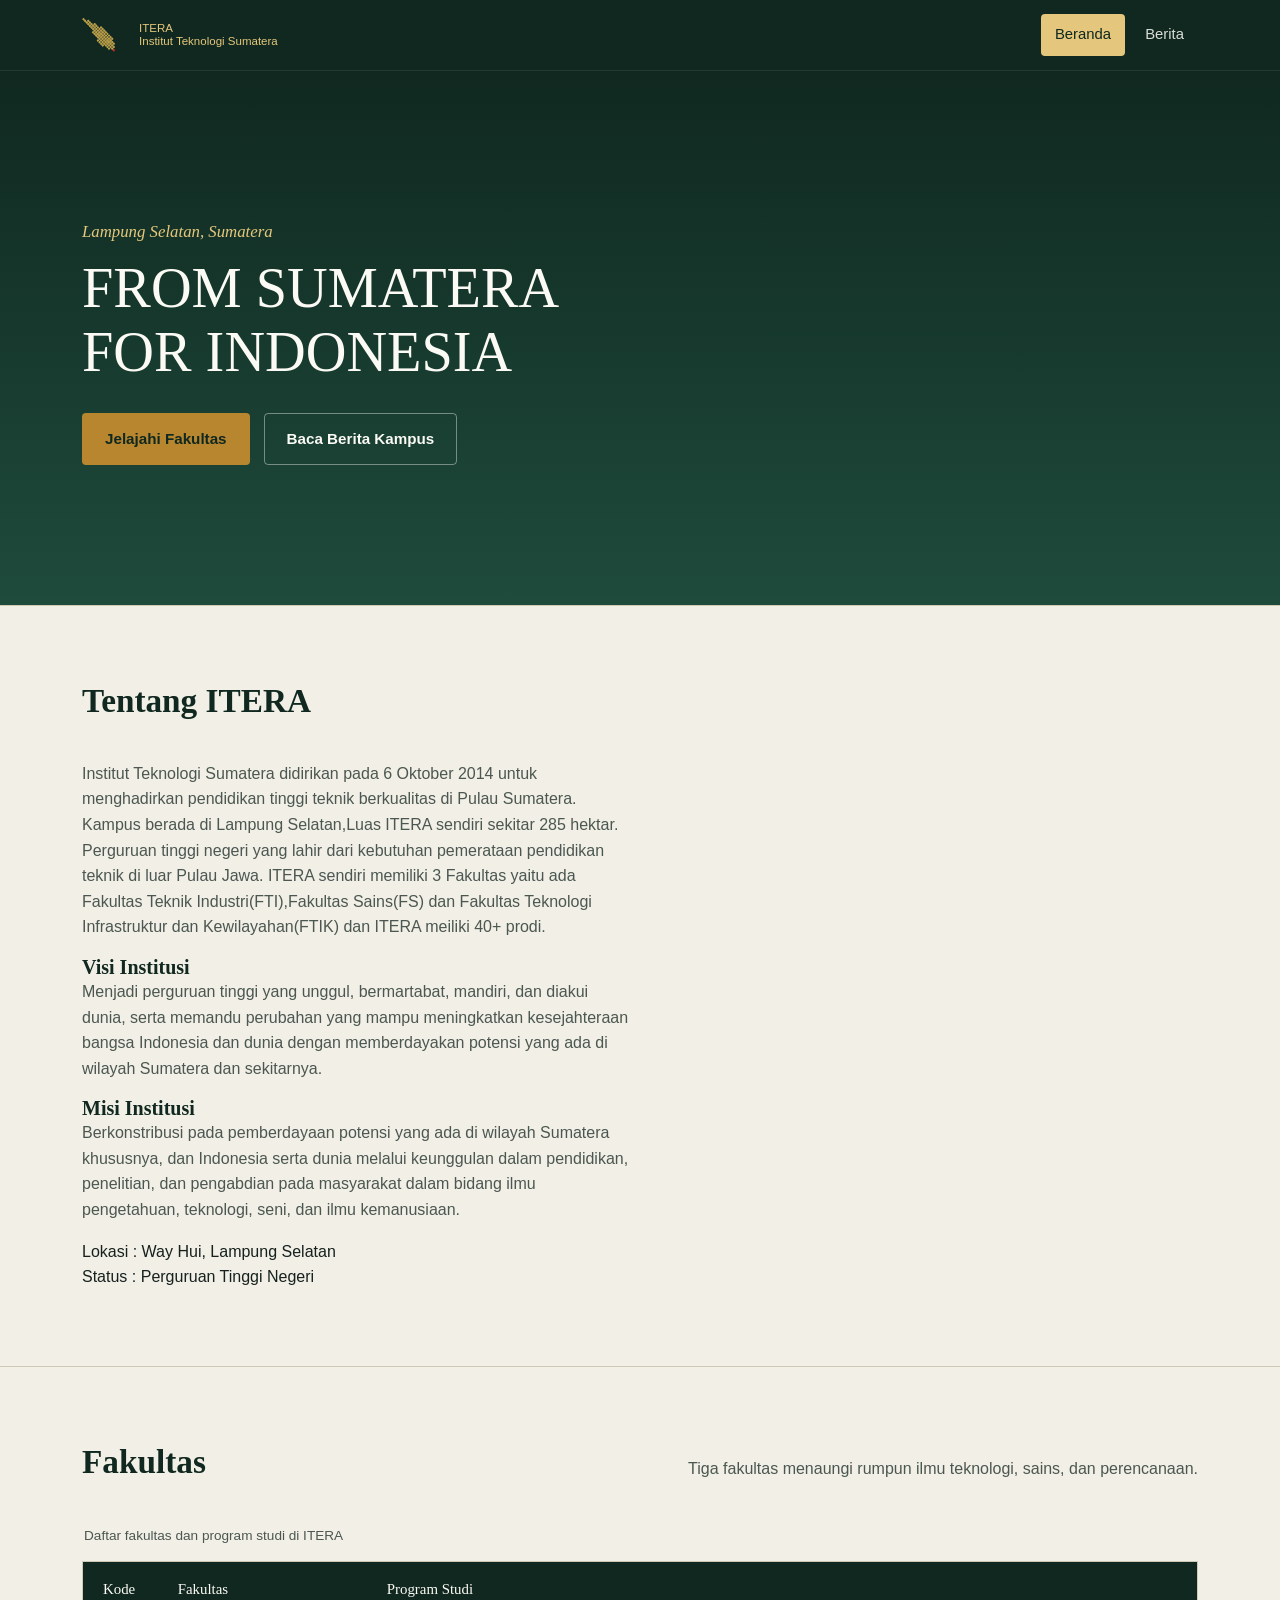
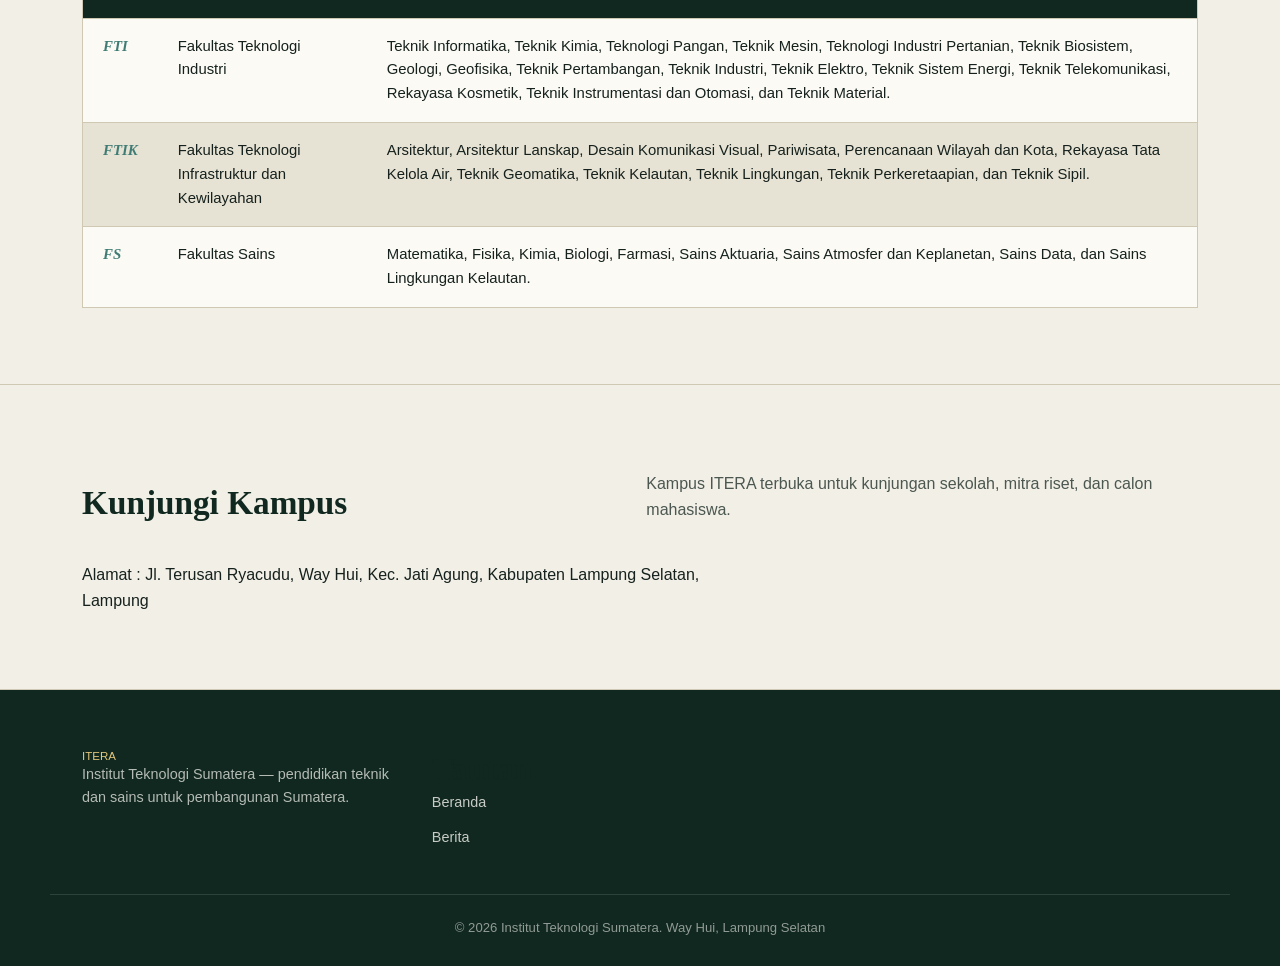
<file: Task2-PAW/index.html>
<!DOCTYPE html>
<html lang="id">
<head>
<meta charset="UTF-8">
<meta name="viewport" content="width=device-width, initial-scale=1.0">
<title>ITERA — Institut Teknologi Sumatera</title>
<meta name="description" content="Situs resmi tiruan Institut Teknologi Sumatera (ITERA): profil, fakultas, dan informasi akademik.">
<style>
  :root{
  --paper:        #F1EFE6;
  --paper-dim:     #E7E3D4;
  --ink:          #16211D;
  --ink-soft:     #4B5750;
  --forest:       #1E4B3C;
  --forest-deep:  #10281F;
  --forest-mid:   #2C6350;
  --gold:         #B8862E;
  --gold-soft:    #E4C77C;
  --teal:         #3E7C74;
  --line:         #CFC9B3;
  --white:        #FBFAF5;
 
  --font-head: 'Fraunces', Georgia, serif;
  --font-body: 'Public Sans', -apple-system, BlinkMacSystemFont, sans-serif;
 
  --max: 1180px;
}
 
*, *::before, *::after{ box-sizing: border-box; }
 
html{ scroll-behavior: smooth; }
 
body{
  margin: 0;
  background: var(--paper);
  color: var(--ink);
  font-family: var(--font-body);
  font-size: 16px;
  line-height: 1.6;
  -webkit-font-smoothing: antialiased;
}
 
img, svg{ max-width: 5%; display: block; }
 
a{ color: inherit; text-decoration: none; }
 
ul{ margin: 0; padding: 0; list-style: none; }
 
.wrap{
  max-width: var(--max);
  margin: 0 auto;
  padding: 0 32px;
}
 
:focus-visible{
  outline: 3px solid var(--gold);
  outline-offset: 3px;
}
 
h1, h2, h3, h4, h5, h6{
  font-family: var(--font-head);
  color: var(--forest-deep);
  margin: 0;
  line-height: 1.15;
  font-weight: 600;
}
 
h1{ font-size: clamp(2.4rem, 4.4vw, 3.6rem); font-weight: 500; }
h2{ font-size: clamp(1.7rem, 2.6vw, 2.3rem); }
h3{ font-size: 1.25rem; }
h4{ font-size: 1.05rem; letter-spacing: .01em; }
h5{ font-size: .92rem; }
h6{ font-size: .8rem; font-weight: 700; color: var(--ink-soft); text-transform: none; }
 
p{ margin: 0 0 1em; color: var(--ink-soft); max-width: 62ch; }
 
/* ---------- Header & Nav ---------- */
.site-header{
  background: var(--forest-deep);
  color: var(--white);
  position: sticky;
  top: 0;
  z-index: 50;
  border-bottom: 1px solid rgba(255,255,255,.08);
}
 
.site-header .wrap{
  display: flex;
  align-items: center;
  justify-content: space-between;
  gap: 24px;
  padding-top: 14px;
  padding-bottom: 14px;
}
 
.logo{
  display: flex;
  align-items: center;
  gap: 12px;
  color: var(--white);
}
 
.logo svg{ width: 42px; height: 42px; flex-shrink: 0; }
 
.logo-text{ display: flex; flex-direction: column; line-height: 1.1; }
.logo-text strong{
  font-family: var(--font-head);
  font-size: 1.15rem;
  font-weight: 600;
  letter-spacing: .01em;
}
.logo-text span{ font-size: .72rem; color: var(--gold-soft); }
 
.main-nav ul{
  display: flex;
  align-items: center;
  gap: 6px;
}
 
.main-nav a{
  display: inline-block;
  padding: 9px 14px;
  border-radius: 4px;
  font-size: .93rem;
  font-weight: 500;
  color: rgba(251,250,245,.86);
  transition: background .15s ease, color .15s ease;
}
 
.main-nav a:hover{ background: rgba(255,255,255,.08); color: var(--white); }
 
.main-nav a[aria-current="page"]{
  color: var(--forest-deep);
  background: var(--gold-soft);
}
 
.nav-toggle{
  display: none;
  background: none;
  border: 1px solid rgba(255,255,255,.3);
  border-radius: 4px;
  width: 42px;
  height: 38px;
  color: var(--white);
  cursor: pointer;
}
 
/* ---------- Hero ---------- */
.hero{
  background: linear-gradient(180deg, var(--forest-deep) 0%, var(--forest) 100%);
  color: var(--white);
  overflow: hidden;
}
 
.hero .wrap{
  display: grid;
  grid-template-columns: 1.05fr .95fr;
  gap: 40px;
  align-items: center;
  padding-top: 72px;
  padding-bottom: 64px;
}
 
.hero-eyebrow{
  color:var(--gold-soft);
  font-family: var(--font-head);
  font-style: italic;
  font-size: 1.05rem;
  margin: 0 0 10px;
}
 
.hero h1{ color: var(--white); margin-bottom: 18px; }
 
.hero p.lede{
  color: rgba(251,250,245,.82);
  font-size: 1.08rem;
  max-width: 46ch;
}
 
.hero-actions{ display: flex; gap: 14px; margin-top: 28px; flex-wrap: wrap; }
 
.btn{
  display: inline-flex;
  align-items: center;
  gap: 8px;
  padding: 13px 22px;
  border-radius: 4px;
  font-weight: 600;
  font-size: .95rem;
  border: 1px solid transparent;
  cursor: pointer;
  transition: transform .15s ease, background .15s ease, border-color .15s ease;
}
 
.btn-primary{ background: var(--gold); color: var(--forest-deep); }
.btn-primary:hover{ background: var(--gold-soft); }
 
.btn-ghost{ border-color: rgba(255,255,255,.4); color: var(--white); }
.btn-ghost:hover{ border-color: var(--white); background: rgba(255,255,255,.06); }
 
.hero-art{ position: relative; }
 
/* ---------- Sections ---------- */
main section{
  padding: 76px 0;
  border-bottom: 1px solid var(--line);
}
 
section.no-border{ border-bottom: none; }
 
.section-head{
  display: flex;
  justify-content: space-between;
  align-items: flex-end;
  gap: 24px;
  margin-bottom: 40px;
  flex-wrap: wrap;
}
 
.section-head .kicker{
  font-family: var(--font-head);
  font-style: italic;
  color: var(--teal);
  font-size: 1rem;
  display: block;
  margin-bottom: 6px;
}
 
.section-head p{ margin: 10px 0 0; }
 
/* ---------- Tentang ---------- */
.tentang-grid{
  display: grid;
  grid-template-columns: 1.1fr .9fr;
  gap: 56px;
  align-items: start;
}
 
.tentang-list{ margin-top: 22px; display: grid; gap: 16px; }
 
.tentang-list li{
  display: flex;
  gap: 14px;
  padding: 4px 0;
}
 
.tentang-list .dot{
  width: 8px; height: 8px; border-radius: 50%;
  background: var(--gold);
  margin-top: 9px;
  flex-shrink: 0;
}
 
.tentang-list strong{ display: block; color: var(--forest-deep); font-family: var(--font-head); font-weight: 600; }
 
.quote-card{
  background: var(--forest);
  color: var(--white);
  padding: 32px;
  border-radius: 6px;
}
 
.quote-card p{
  color: rgba(251,250,245,.9);
  font-family: var(--font-head);
  font-size: 1.2rem;
  font-style: italic;
  max-width: none;
}
 
.quote-card cite{ display: block; margin-top: 14px; font-style: normal; color: var(--gold-soft); font-size: .88rem; }
 
/* ---------- Program studi (cards) ---------- */
.prodi-grid{
  display: grid;
  grid-template-columns: repeat(4, 1fr);
  gap: 1px;
  background: var(--line);
  border: 1px solid var(--line);
}
 
.prodi-card{
  background: var(--paper);
  padding: 28px 24px;
}
 
.prodi-card .kode{
  font-family: var(--font-head);
  font-style: italic;
  color: var(--teal);
  font-size: .88rem;
}
 
.prodi-card h3{ margin: 10px 0 8px; }
.prodi-card p{ font-size: .92rem; margin: 0; }
 
/* ---------- Tabel Fakultas ---------- */
table.faculty-table{
  width: 100%;
  border-collapse: collapse;
  background: var(--white);
  border: 1px solid var(--line);
}

table.faculty-table caption{
  text-align: left;
  padding: 4px 2px 14px;
  color: var(--ink-soft);
  font-size: .85rem;
}

table.faculty-table th,
table.faculty-table td{
  padding: 16px 20px;
  text-align: left;
  border-bottom: 1px solid var(--line);
  font-size: .93rem;
  vertical-align: top;
}

table.faculty-table thead th{
  background: var(--forest-deep);
  color: var(--white);
  font-family: var(--font-head);
  font-weight: 500;
}

table.faculty-table tbody tr:nth-child(even){ background: var(--paper-dim); }
table.faculty-table tbody tr:last-child td{ border-bottom: none; }

table.faculty-table td.kode{
  font-family: var(--font-head);
  font-style: italic;
  color: var(--teal);
  font-weight: 600;
  white-space: nowrap;
}

@media (max-width: 720px){
  table.faculty-table{ display: block; overflow-x: auto; }
}
 
/* ---------- Berita preview cards ---------- */
.berita-grid{
  display: grid;
  grid-template-columns: 1.2fr 1fr 1fr;
  gap: 28px;
}
 
article.berita-card{
  border: 1px solid var(--line);
  background: var(--white);
  display: flex;
  flex-direction: column;
}
 
article.berita-card .thumb{ aspect-ratio: 16/10; background: var(--forest-mid); }
 
.berita-card .body{ padding: 22px; display: flex; flex-direction: column; gap: 10px; flex: 1; }
 
.berita-card time{ font-size: .78rem; color: var(--teal); font-weight: 600; letter-spacing: .02em; }
 
.berita-card h3{ font-size: 1.08rem; }
.berita-card p{ font-size: .93rem; margin: 0; }
 
.berita-card .read-more{ margin-top: auto; font-weight: 600; font-size: .88rem; color: var(--forest); }
 
/* ---------- Layout with aside ---------- */
.content-grid{
  display: grid;
  grid-template-columns: 1fr 300px;
  gap: 48px;
  align-items: start;
}
 
aside.side{
  background: var(--white);
  border: 1px solid var(--line);
  padding: 26px;
}
 
aside.side + aside.side{ margin-top: 24px; }
 
.side h4{
  margin-bottom: 16px;
  padding-bottom: 12px;
  border-bottom: 2px solid var(--gold);
}
 
.side ul{ display: grid; gap: 12px; }
 
.side .cat-link{
  display: flex;
  justify-content: space-between;
  font-size: .92rem;
  padding: 6px 0;
  border-bottom: 1px solid var(--line);
}
.side .cat-link:last-child{ border-bottom: none; }
.side .cat-link span.count{ color: var(--teal); font-weight: 600; }
 
.side .agenda-item{ padding: 10px 0; border-bottom: 1px solid var(--line); }
.side .agenda-item:last-child{ border-bottom: none; }
.side .agenda-item h5{ margin-bottom: 3px; }
.side .agenda-item p{ margin: 0; font-size: .85rem; }
 
table.mini-table{ width: 100%; border-collapse: collapse; font-size: .86rem; }
table.mini-table th, table.mini-table td{ padding: 8px 6px; text-align: left; border-bottom: 1px solid var(--line); }
table.mini-table th{ color: var(--forest-deep); font-family: var(--font-head); font-weight: 600; }
 
/* ---------- Article page (berita.html) ---------- */
.page-hero{
  background: var(--forest-deep);
  color: var(--white);
  padding: 56px 0 44px;
}
.page-hero .kicker{ color: var(--gold-soft); font-family: var(--font-head); font-style: italic; }
.page-hero h1{ color: var(--white); margin-top: 8px; }
.page-hero p{ color: rgba(251,250,245,.8); margin-top: 12px; }
 
.news-list{ display: grid; gap: 36px; }
 
article.news-full{
  border-bottom: 1px solid var(--line);
  padding-bottom: 36px;
  display: grid;
  grid-template-columns: 220px 1fr;
  gap: 26px;
}
 
article.news-full:last-child{ border-bottom: none; }
 
article.news-full .thumb{
  aspect-ratio: 4/3;
  background: var(--forest-mid);
  border-radius: 4px;
}
 
article.news-full header .meta{
  display: flex;
  gap: 14px;
  align-items: center;
  font-size: .8rem;
  color: var(--ink-soft);
  margin-bottom: 8px;
}
 
article.news-full header .meta .tag{
  background: var(--gold-soft);
  color: var(--forest-deep);
  padding: 2px 9px;
  border-radius: 3px;
  font-weight: 700;
  font-size: .72rem;
}
 
article.news-full h2{ margin-bottom: 10px; }
article.news-full h2 a:hover{ color: var(--forest); }
 
article.news-full footer{
  display: flex;
  gap: 10px;
  align-items: center;
  margin-top: 12px;
  font-size: .82rem;
}
 
article.news-full footer h6{ margin: 0; }
 
article.news-full footer ul{ display: flex; gap: 8px; }
article.news-full footer li{
  background: var(--paper-dim);
  padding: 3px 10px;
  border-radius: 20px;
  color: var(--ink-soft);
}
 
.featured-article{
  background: var(--white);
  border: 1px solid var(--line);
  padding: 32px;
  margin-bottom: 40px;
}
.featured-article .thumb{ aspect-ratio: 21/9; background: var(--forest-mid); margin-bottom: 22px; border-radius: 4px;}
.featured-article h2{ font-size: 1.9rem; }
.featured-article .lede{ font-size: 1.05rem; }
 
/* ---------- Footer ---------- */
.site-footer{
  background: var(--forest-deep);
  color: rgba(251,250,245,.78);
  padding: 60px 0 28px;
}
 
.footer-grid{
  display: grid;
  grid-template-columns: 1.4fr 1fr 1fr 1.1fr;
  gap: 40px;
}
 
.footer-grid h5{
  color: var(--gold-soft);
  margin-bottom: 16px;
  font-weight: 600;
}
 
.footer-grid p{ color: rgba(251,250,245,.7); font-size: .9rem; }
 
.footer-grid ul{ display: grid; gap: 10px; }
.footer-grid a{ font-size: .9rem; color: rgba(251,250,245,.78); }
.footer-grid a:hover{ color: var(--white); }
 
.footer-bottom{
  max-width: var(--max);
  margin: 44px auto 0;
  padding: 22px 32px 0;
  border-top: 1px solid rgba(255,255,255,.12);
  display: flex;
  justify-content: space-between;
  flex-wrap: wrap;
  gap: 10px;
  font-size: .82rem;
  color: rgba(251,250,245,.55);
}
 
/* ---------- Responsive ---------- */
@media (max-width: 980px){
  .hero .wrap{ grid-template-columns: 1fr; padding-top: 44px; }
  .hero-art{ order: -1; max-width: 340px; }
  .tentang-grid, .stat-wrap{ grid-template-columns: 1fr; }
  .prodi-grid{ grid-template-columns: repeat(2, 1fr); }
  .berita-grid{ grid-template-columns: 1fr; }
  .content-grid{ grid-template-columns: 1fr; }
  .footer-grid{ grid-template-columns: 1fr 1fr; }
  article.news-full{ grid-template-columns: 1fr; }
  article.news-full .thumb{ aspect-ratio: 16/9; }
}
 
@media (max-width: 720px){
  .main-nav{
    position: absolute;
    top: 100%; left: 0; right: 0;
    background: var(--forest-deep);
    border-bottom: 1px solid rgba(255,255,255,.1);
    display: none;
  }
  .main-nav.open{ display: block; }
  .main-nav ul{ flex-direction: column; align-items: stretch; padding: 8px 24px 18px; gap: 2px; }
  .main-nav a{ padding: 12px 8px; }
  .nav-toggle{ display: block; }
  .prodi-grid{ grid-template-columns: 1fr; }
  .footer-grid{ grid-template-columns: 1fr; }
  .footer-bottom{ flex-direction: column; }
}
 
@media (prefers-reduced-motion: reduce){
  html{ scroll-behavior: auto; }
  .btn{ transition: none; }
}
</style>
</head>
<body>
 
<a class="skip-link" href="#konten-utama"></a>
 
<!-- ================= HEADER ================= -->
<header class="site-header">
  <div class="wrap">
    <a href="index.html" class="logo">
      <img src="Image/LOGO_ITERA_TERBARU.png" alt="Logo ITERA" class="logo-mark" aria-hidden="true">
      <span class="logo-mark" aria-hidden="true"></span>
      <span class="logo-text">
        <span class="name">ITERA</span>
        <span class="sub">Institut Teknologi Sumatera</span>
      </span>
    </a>
 
    <!-- ================= NAVIGASI ================= -->
    <nav class="main-nav" aria-label="Navigasi utama">
      <ul>
        <li><a href="index.html" aria-current="page">Beranda</a></li>
        <li><a href="berita.html">Berita</a></li>
      </ul>
    </nav>
  </div>
</header>
 
<!-- ================= MAIN CONTENT ================= -->
<main id="konten-utama">
 
  <!-- Hero -->
  <section class="hero" aria-labelledby="hero-title">
    <div class="wrap">
      <div>
        <p class="hero-eyebrow">Lampung Selatan, Sumatera</p>
        <h1 id="hero-title">FROM SUMATERA FOR INDONESIA</h1>
        
        <div class="hero-actions">
          <a class="btn btn-primary" href="index.html#fakultas">Jelajahi Fakultas</a>
          <a class="btn btn-ghost" href="berita.html">Baca Berita Kampus</a>
        </div>
      </div>
    </div>
  </section>
 
  <!-- Tentang -->
  <section id="tentang" aria-labelledby="tentang-title">
    <div class="wrap about-grid">
      <div>
        <div class="section-head">
          <h2 id="tentang-title">Tentang ITERA</h2>
        </div>
        <p>Institut Teknologi Sumatera didirikan pada 6 Oktober 2014 untuk menghadirkan pendidikan tinggi teknik berkualitas di Pulau Sumatera. Kampus berada di Lampung Selatan,Luas ITERA sendiri sekitar 285 hektar. Perguruan tinggi negeri yang lahir dari kebutuhan pemerataan pendidikan teknik di luar Pulau Jawa. ITERA sendiri memiliki 3 Fakultas yaitu ada Fakultas Teknik Industri(FTI),Fakultas Sains(FS) dan Fakultas Teknologi Infrastruktur dan Kewilayahan(FTIK) dan ITERA meiliki 40+ prodi.</p>
 
        <h3>Visi Institusi</h3>
        <p>Menjadi perguruan tinggi yang unggul, bermartabat, mandiri, dan diakui dunia, serta memandu perubahan yang mampu meningkatkan kesejahteraan bangsa Indonesia dan dunia dengan memberdayakan potensi yang ada di wilayah Sumatera dan sekitarnya.</p>
        
          <h3>Misi Institusi</h3>
        <p>Berkonstribusi pada pemberdayaan potensi yang ada di wilayah Sumatera khususnya, dan Indonesia serta dunia melalui keunggulan dalam pendidikan, penelitian, dan pengabdian pada masyarakat dalam bidang ilmu pengetahuan, teknologi, seni, dan ilmu kemanusiaan.</p>
      </div>
 
      <ul class="fact-list" aria-label="Fakta singkat kampus">
        <li><span class="k">Lokasi : </span><span class="v">Way Hui, Lampung Selatan</span></li>
        <li><span class="k">Status : </span><span class="v">Perguruan Tinggi Negeri</span></li>
      </ul>
    </div>
  </section>
 
  <!-- Fakultas -->
  <section id="fakultas" aria-labelledby="fakultas-title">
    <div class="wrap">
      <div class="section-head">
        <h2 id="fakultas-title">Fakultas</h2>
        <p>Tiga fakultas menaungi rumpun ilmu teknologi, sains, dan perencanaan.</p>
      </div>
      
  <table class="faculty-table">
    <caption>Daftar fakultas dan program studi di ITERA</caption>
    <thead>
      <tr>
        <th scope="col">Kode</th>
        <th scope="col">Fakultas</th>
        <th scope="col">Program Studi</th>
      </tr>
    </thead>
    <tbody>
      <tr>
        <td class="kode">FTI</td>
        <td>Fakultas Teknologi Industri</td>
        <td>Teknik Informatika, Teknik Kimia, Teknologi Pangan, Teknik Mesin, Teknologi Industri Pertanian, Teknik Biosistem, Geologi, Geofisika, Teknik Pertambangan, Teknik Industri, Teknik Elektro, Teknik Sistem Energi, Teknik Telekomunikasi, Rekayasa Kosmetik, Teknik Instrumentasi dan Otomasi, dan Teknik Material.</td>
      </tr>
      <tr>
        <td class="kode">FTIK</td>
        <td>Fakultas Teknologi Infrastruktur dan Kewilayahan</td>
        <td>Arsitektur, Arsitektur Lanskap, Desain Komunikasi Visual, Pariwisata, Perencanaan Wilayah dan Kota, Rekayasa Tata Kelola Air, Teknik Geomatika, Teknik Kelautan, Teknik Lingkungan, Teknik Perkeretaapian, dan Teknik Sipil.</td>
      </tr>
      <tr>
        <td class="kode">FS</td>
        <td>Fakultas Sains</td>
        <td>Matematika, Fisika, Kimia, Biologi, Farmasi, Sains Aktuaria, Sains Atmosfer dan Keplanetan, Sains Data, dan Sains Lingkungan Kelautan.</td>
      </tr>
    </tbody>
  </table>
</div>
 </section>

  <!-- Kontak -->
  <section id="kontak" aria-labelledby="kontak-title">
    <div class="wrap">
      <div class="section-head">
        <h2 id="kontak-title">Kunjungi Kampus</h2>
        <p>Kampus ITERA terbuka untuk kunjungan sekolah, mitra riset, dan calon mahasiswa.</p>
      </div>
      <ul class="fact-list" style="max-width:640px">
        <li><span class="k">Alamat : </span><span class="v">Jl. Terusan Ryacudu, Way Hui, Kec. Jati Agung, Kabupaten Lampung Selatan, Lampung </span></li>
      </ul>
    </div>
  </section>
 
</main>
 
<!-- ================= FOOTER ================= -->
<footer class="site-footer">
  <div class="wrap footer-grid">
    <div class="footer-brand">
      <span class="logo-text"><span class="name">ITERA</span></span>
      <p>Institut Teknologi Sumatera — pendidikan teknik dan sains untuk pembangunan Sumatera.</p>
    </div>
 
    <nav aria-label="Tautan cepat">
      <h2>Tautan</h2>
      <ul>
        <li><a href="index.html">Beranda</a></li>
        <li><a href="berita.html">Berita</a></li>
      </ul>
    </nav>
  </div>
 
  <div class="footer-bottom">
    <div class="wrap">
      <span>© 2026 Institut Teknologi Sumatera.</span>
      <span>Way Hui, Lampung Selatan</span>
    </div>
  </div>
</footer>

</body>
</html>
</file>
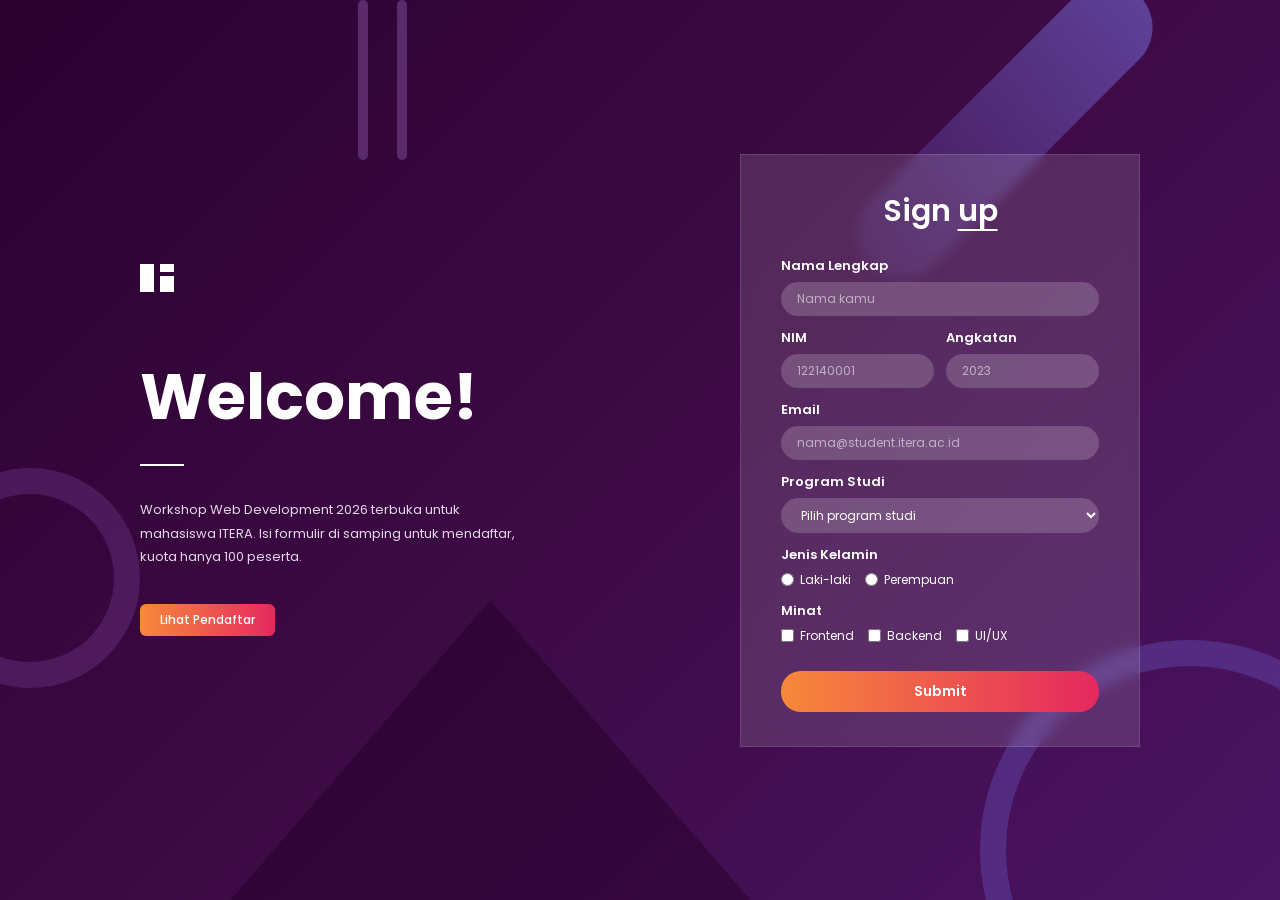
<file: Task3-PAW/index.html>
<!DOCTYPE html>
<html lang="id">
<head>
  <meta charset="UTF-8">
  <meta name="viewport" content="width=device-width, initial-scale=1.0">
  <title>Pendaftaran Workshop</title>
  <link rel="preconnect" href="https://fonts.googleapis.com">
  <link href="https://fonts.googleapis.com/css2?family=Poppins:wght@400;500;600;700&display=swap" rel="stylesheet">
  <link rel="stylesheet" href="style.css">
</head>
<body>

  <!-- ornamen background -->
  <div class="bg">
    <div class="shape bar bar-1"></div>
    <div class="shape bar bar-2"></div>
    <div class="shape ring ring-1"></div>
    <div class="shape ring ring-2"></div>
    <div class="shape pill"></div>
    <div class="shape triangle"></div>
  </div>

  <main class="wrapper">

    <section class="intro">
      <div class="logo"><span></span><span></span></div>

      <h1>Welcome!</h1>
      <hr class="line">
      <p>
        Workshop Web Development 2026 terbuka untuk mahasiswa ITERA.
        Isi formulir di samping untuk mendaftar, kuota hanya 100 peserta.
      </p>
      <a href="detail.html" class="btn btn-small">Lihat Pendaftar</a>
    </section>

    <section class="card">
      <h2 class="card-title">Sign <u>up</u></h2>

      <form id="form-daftar" action="detail.html" method="GET">
        <label for="nama">Nama Lengkap</label>
        <input type="text" id="nama" name="nama" placeholder="Nama kamu" required>

        <div class="row">
          <div>
            <label for="nim">NIM</label>
            <input type="text" id="nim" name="nim" placeholder="122140001" pattern="[0-9]{9}" title="NIM 9 digit angka" required>
          </div>
          <div>
            <label for="angkatan">Angkatan</label>
            <input list="list-angkatan" id="angkatan" name="angkatan" placeholder="2023">
            <datalist id="list-angkatan">
              <option value="2022">
              <option value="2023">
              <option value="2024">
              <option value="2025">
            </datalist>
          </div>
        </div>

        <label for="email">Email</label>
        <input type="email" id="email" name="email" placeholder="nama@student.itera.ac.id" required>

        <label for="prodi">Program Studi</label>
        <select id="prodi" name="prodi" required>
          <option value="">Pilih program studi</option>
          <option value="informatika">Teknik Informatika</option>
          <option value="elektro">Teknik Elektro</option>
          <option value="sains-data">Sains Data</option>
          <option value="matematika">Matematika</option>
        </select>

        <span class="label">Jenis Kelamin</span>
        <div class="options">
          <label><input type="radio" name="gender" value="laki-laki" required> Laki-laki</label>
          <label><input type="radio" name="gender" value="perempuan"> Perempuan</label>
        </div>

        <span class="label">Minat</span>
        <div class="options">
          <label><input type="checkbox" name="minat" value="frontend"> Frontend</label>
          <label><input type="checkbox" name="minat" value="backend"> Backend</label>
          <label><input type="checkbox" name="minat" value="ui-ux"> UI/UX</label>
        </div>

        <button type="submit" class="btn">Submit</button>
      </form>
    </section>

  </main>

</body>
</html>
</file>
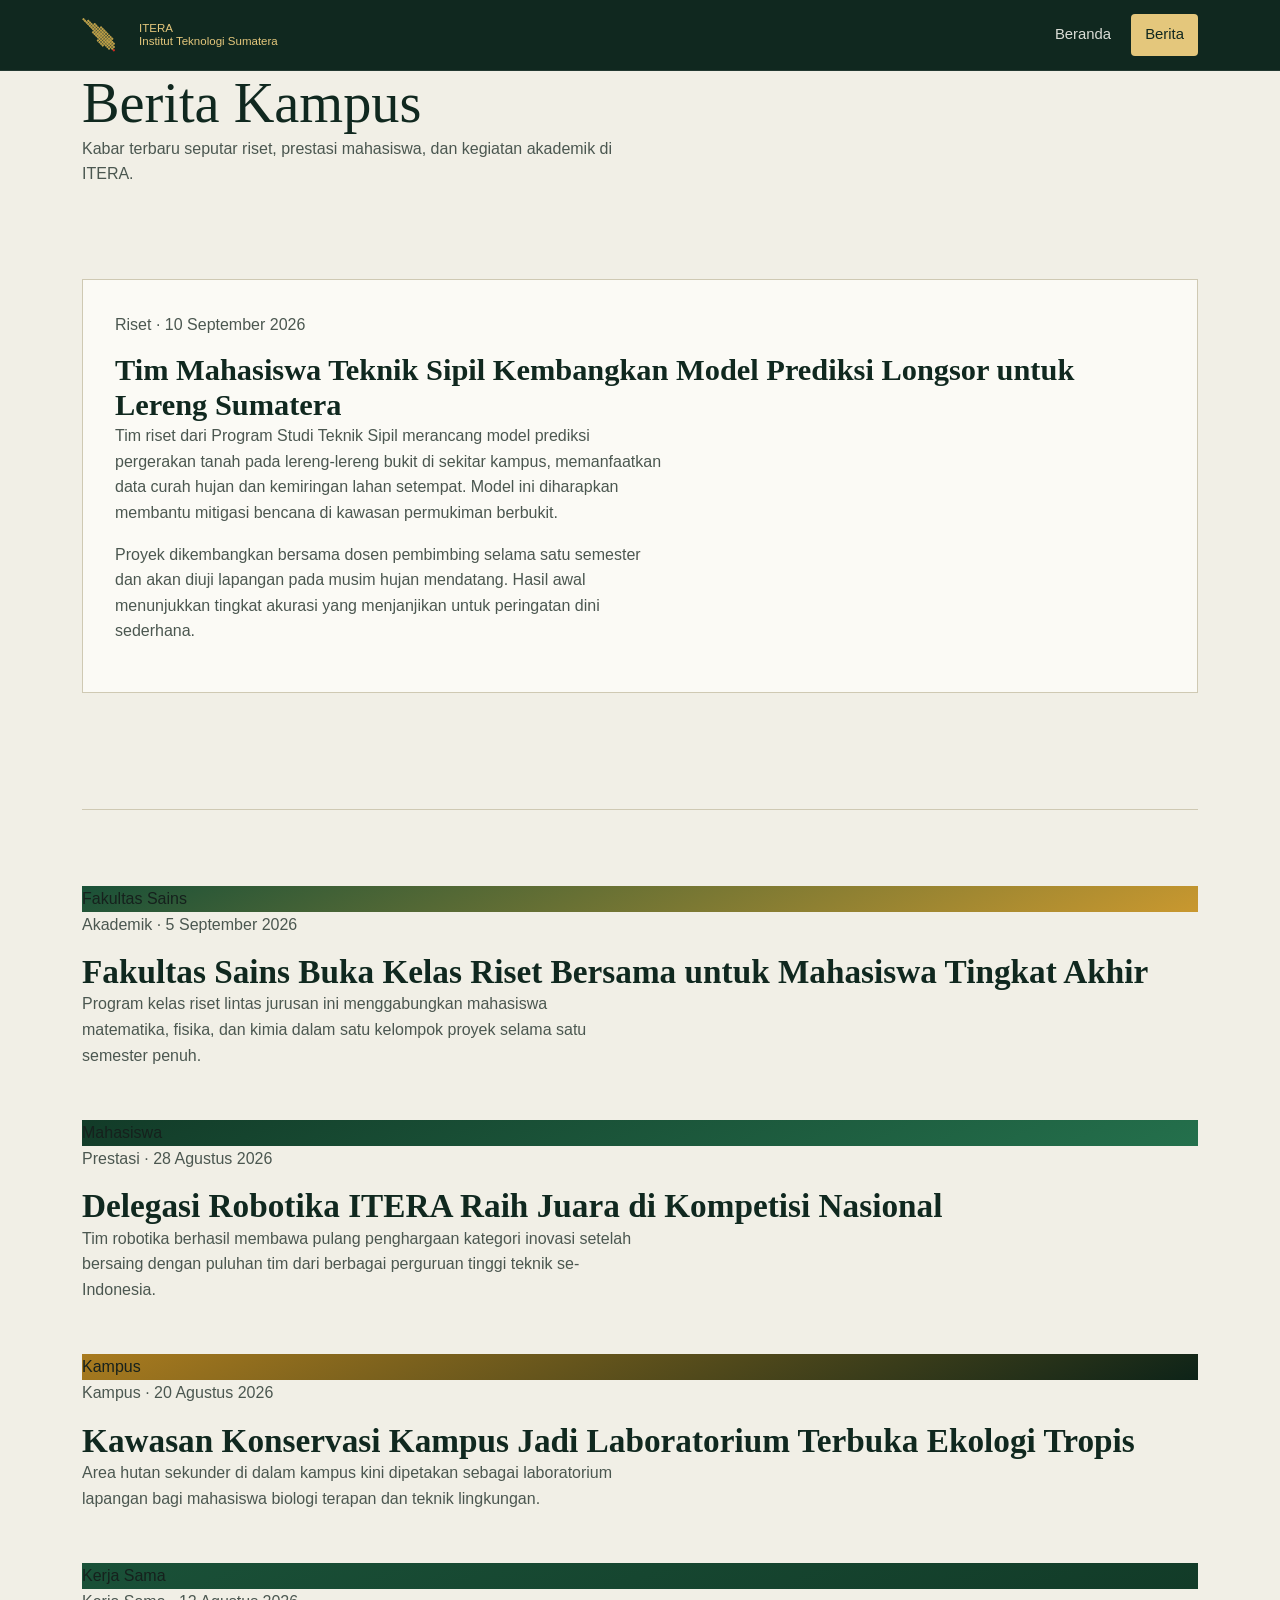
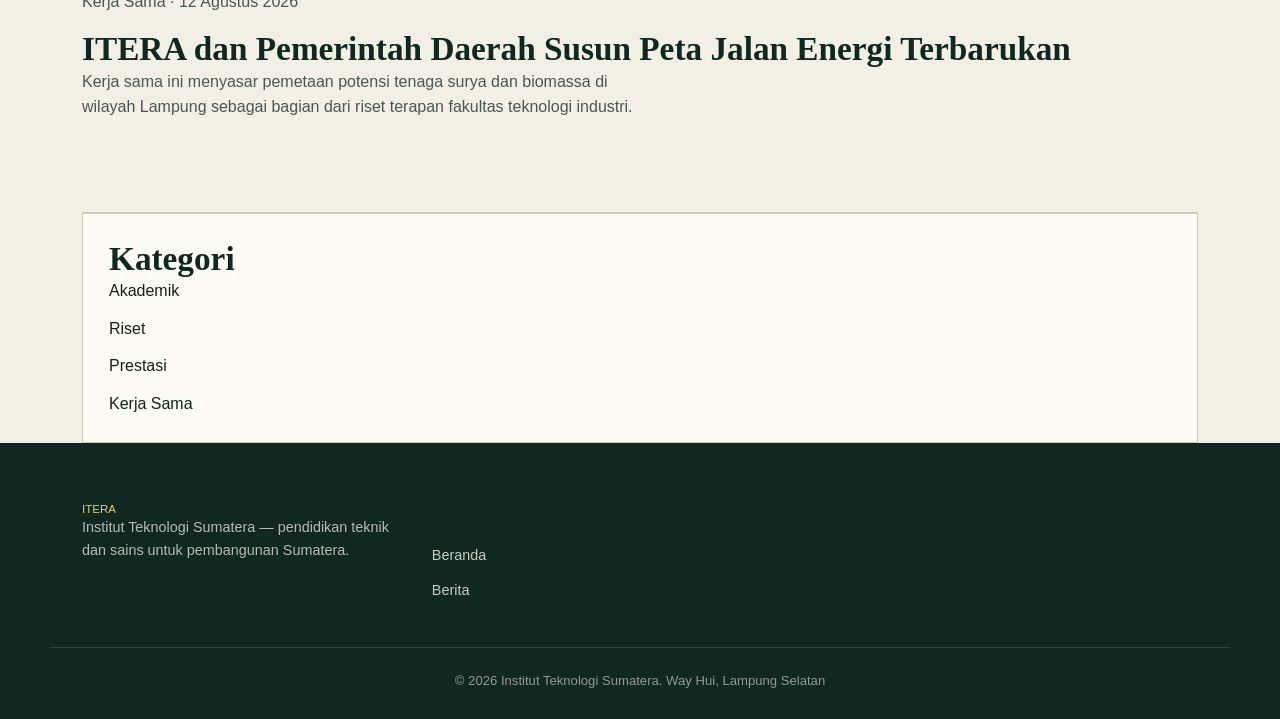
<file: Task2-PAW/berita.html>
<!DOCTYPE html>
<html lang="id">
<head>
<meta charset="UTF-8">
<meta name="viewport" content="width=device-width, initial-scale=1.0">
<title>Berita — ITERA</title>
<meta name="description" content="Berita dan kabar terbaru seputar kegiatan akademik, riset, dan mahasiswa Institut Teknologi Sumatera.">
<style>
  :root{
  --paper:        #F1EFE6;
  --paper-dim:     #E7E3D4;
  --ink:          #16211D;
  --ink-soft:     #4B5750;
  --forest:       #1E4B3C;
  --forest-deep:  #10281F;
  --forest-mid:   #2C6350;
  --gold:         #B8862E;
  --gold-soft:    #E4C77C;
  --teal:         #3E7C74;
  --line:         #CFC9B3;
  --white:        #FBFAF5;
 
  --font-head: 'Fraunces', Georgia, serif;
  --font-body: 'Public Sans', -apple-system, BlinkMacSystemFont, sans-serif;
 
  --max: 1180px;
}
 
*, *::before, *::after{ box-sizing: border-box; }
 
html{ scroll-behavior: smooth; }
 
body{
  margin: 0;
  background: var(--paper);
  color: var(--ink);
  font-family: var(--font-body);
  font-size: 16px;
  line-height: 1.6;
  -webkit-font-smoothing: antialiased;
}
 
img, svg{ max-width: 5%; display: block; }
 
a{ color: inherit; text-decoration: none; }
 
ul{ margin: 0; padding: 0; list-style: none; }
 
.wrap{
  max-width: var(--max);
  margin: 0 auto;
  padding: 0 32px;
}
 
:focus-visible{
  outline: 3px solid var(--gold);
  outline-offset: 3px;
}
 
h1, h2, h3, h4, h5, h6{
  font-family: var(--font-head);
  color: var(--forest-deep);
  margin: 0;
  line-height: 1.15;
  font-weight: 600;
}
 
h1{ font-size: clamp(2.4rem, 4.4vw, 3.6rem); font-weight: 500; }
h2{ font-size: clamp(1.7rem, 2.6vw, 2.3rem); }
h3{ font-size: 1.25rem; }
h4{ font-size: 1.05rem; letter-spacing: .01em; }
h5{ font-size: .92rem; }
h6{ font-size: .8rem; font-weight: 700; color: var(--ink-soft); text-transform: none; }
 
p{ margin: 0 0 1em; color: var(--ink-soft); max-width: 62ch; }
 
/* ---------- Header & Nav ---------- */
.site-header{
  background: var(--forest-deep);
  color: var(--white);
  position: sticky;
  top: 0;
  z-index: 50;
  border-bottom: 1px solid rgba(255,255,255,.08);
}
 
.site-header .wrap{
  display: flex;
  align-items: center;
  justify-content: space-between;
  gap: 24px;
  padding-top: 14px;
  padding-bottom: 14px;
}
 
.logo{
  display: flex;
  align-items: center;
  gap: 12px;
  color: var(--white);
}
 
.logo svg{ width: 42px; height: 42px; flex-shrink: 0; }
 
.logo-text{ display: flex; flex-direction: column; line-height: 1.1; }
.logo-text strong{
  font-family: var(--font-head);
  font-size: 1.15rem;
  font-weight: 600;
  letter-spacing: .01em;
}
.logo-text span{ font-size: .72rem; color: var(--gold-soft); }
 
.main-nav ul{
  display: flex;
  align-items: center;
  gap: 6px;
}
 
.main-nav a{
  display: inline-block;
  padding: 9px 14px;
  border-radius: 4px;
  font-size: .93rem;
  font-weight: 500;
  color: rgba(251,250,245,.86);
  transition: background .15s ease, color .15s ease;
}
 
.main-nav a:hover{ background: rgba(255,255,255,.08); color: var(--white); }
 
.main-nav a[aria-current="page"]{
  color: var(--forest-deep);
  background: var(--gold-soft);
}
 
.nav-toggle{
  display: none;
  background: none;
  border: 1px solid rgba(255,255,255,.3);
  border-radius: 4px;
  width: 42px;
  height: 38px;
  color: var(--white);
  cursor: pointer;
}
 
/* ---------- Hero ---------- */
.hero{
  background: linear-gradient(180deg, var(--forest-deep) 0%, var(--forest) 100%);
  color: var(--white);
  overflow: hidden;
}
 
.hero .wrap{
  display: grid;
  grid-template-columns: 1.05fr .95fr;
  gap: 40px;
  align-items: center;
  padding-top: 72px;
  padding-bottom: 64px;
}
 
.hero-eyebrow{
  color:var(--gold-soft);
  font-family: var(--font-head);
  font-style: italic;
  font-size: 1.05rem;
  margin: 0 0 10px;
}
 
.hero h1{ color: var(--white); margin-bottom: 18px; }
 
.hero p.lede{
  color: rgba(251,250,245,.82);
  font-size: 1.08rem;
  max-width: 46ch;
}
 
.hero-actions{ display: flex; gap: 14px; margin-top: 28px; flex-wrap: wrap; }
 
.btn{
  display: inline-flex;
  align-items: center;
  gap: 8px;
  padding: 13px 22px;
  border-radius: 4px;
  font-weight: 600;
  font-size: .95rem;
  border: 1px solid transparent;
  cursor: pointer;
  transition: transform .15s ease, background .15s ease, border-color .15s ease;
}
 
.btn-primary{ background: var(--gold); color: var(--forest-deep); }
.btn-primary:hover{ background: var(--gold-soft); }
 
.btn-ghost{ border-color: rgba(255,255,255,.4); color: var(--white); }
.btn-ghost:hover{ border-color: var(--white); background: rgba(255,255,255,.06); }
 
.hero-art{ position: relative; }
 
/* ---------- Sections ---------- */
main section{
  padding: 76px 0;
  border-bottom: 1px solid var(--line);
}
 
section.no-border{ border-bottom: none; }
 
.section-head{
  display: flex;
  justify-content: space-between;
  align-items: flex-end;
  gap: 24px;
  margin-bottom: 40px;
  flex-wrap: wrap;
}
 
.section-head .kicker{
  font-family: var(--font-head);
  font-style: italic;
  color: var(--teal);
  font-size: 1rem;
  display: block;
  margin-bottom: 6px;
}
 
.section-head p{ margin: 10px 0 0; }
 
/* ---------- Tentang ---------- */
.tentang-grid{
  display: grid;
  grid-template-columns: 1.1fr .9fr;
  gap: 56px;
  align-items: start;
}
 
.tentang-list{ margin-top: 22px; display: grid; gap: 16px; }
 
.tentang-list li{
  display: flex;
  gap: 14px;
  padding: 4px 0;
}
 
.tentang-list .dot{
  width: 8px; height: 8px; border-radius: 50%;
  background: var(--gold);
  margin-top: 9px;
  flex-shrink: 0;
}
 
.tentang-list strong{ display: block; color: var(--forest-deep); font-family: var(--font-head); font-weight: 600; }
 
.quote-card{
  background: var(--forest);
  color: var(--white);
  padding: 32px;
  border-radius: 6px;
}
 
.quote-card p{
  color: rgba(251,250,245,.9);
  font-family: var(--font-head);
  font-size: 1.2rem;
  font-style: italic;
  max-width: none;
}
 
.quote-card cite{ display: block; margin-top: 14px; font-style: normal; color: var(--gold-soft); font-size: .88rem; }
 
/* ---------- Program studi (cards) ---------- */
.prodi-grid{
  display: grid;
  grid-template-columns: repeat(4, 1fr);
  gap: 1px;
  background: var(--line);
  border: 1px solid var(--line);
}
 
.prodi-card{
  background: var(--paper);
  padding: 28px 24px;
}
 
.prodi-card .kode{
  font-family: var(--font-head);
  font-style: italic;
  color: var(--teal);
  font-size: .88rem;
}
 
.prodi-card h3{ margin: 10px 0 8px; }
.prodi-card p{ font-size: .92rem; margin: 0; }
 
/* ---------- Tabel Fakultas ---------- */
table.faculty-table{
  width: 100%;
  border-collapse: collapse;
  background: var(--white);
  border: 1px solid var(--line);
}

table.faculty-table caption{
  text-align: left;
  padding: 4px 2px 14px;
  color: var(--ink-soft);
  font-size: .85rem;
}

table.faculty-table th,
table.faculty-table td{
  padding: 16px 20px;
  text-align: left;
  border-bottom: 1px solid var(--line);
  font-size: .93rem;
  vertical-align: top;
}

table.faculty-table thead th{
  background: var(--forest-deep);
  color: var(--white);
  font-family: var(--font-head);
  font-weight: 500;
}

table.faculty-table tbody tr:nth-child(even){ background: var(--paper-dim); }
table.faculty-table tbody tr:last-child td{ border-bottom: none; }

table.faculty-table td.kode{
  font-family: var(--font-head);
  font-style: italic;
  color: var(--teal);
  font-weight: 600;
  white-space: nowrap;
}

@media (max-width: 720px){
  table.faculty-table{ display: block; overflow-x: auto; }
}
 
/* ---------- Berita preview cards ---------- */
.berita-grid{
  display: grid;
  grid-template-columns: 1.2fr 1fr 1fr;
  gap: 28px;
}
 
article.berita-card{
  border: 1px solid var(--line);
  background: var(--white);
  display: flex;
  flex-direction: column;
}
 
article.berita-card .thumb{ aspect-ratio: 16/10; background: var(--forest-mid); }
 
.berita-card .body{ padding: 22px; display: flex; flex-direction: column; gap: 10px; flex: 1; }
 
.berita-card time{ font-size: .78rem; color: var(--teal); font-weight: 600; letter-spacing: .02em; }
 
.berita-card h3{ font-size: 1.08rem; }
.berita-card p{ font-size: .93rem; margin: 0; }
 
.berita-card .read-more{ margin-top: auto; font-weight: 600; font-size: .88rem; color: var(--forest); }
 
/* ---------- Layout with aside ---------- */
.content-grid{
  display: grid;
  grid-template-columns: 1fr 300px;
  gap: 48px;
  align-items: start;
}
 
aside.side{
  background: var(--white);
  border: 1px solid var(--line);
  padding: 26px;
}
 
aside.side + aside.side{ margin-top: 24px; }
 
.side h4{
  margin-bottom: 16px;
  padding-bottom: 12px;
  border-bottom: 2px solid var(--gold);
}
 
.side ul{ display: grid; gap: 12px; }
 
.side .cat-link{
  display: flex;
  justify-content: space-between;
  font-size: .92rem;
  padding: 6px 0;
  border-bottom: 1px solid var(--line);
}
.side .cat-link:last-child{ border-bottom: none; }
.side .cat-link span.count{ color: var(--teal); font-weight: 600; }
 
.side .agenda-item{ padding: 10px 0; border-bottom: 1px solid var(--line); }
.side .agenda-item:last-child{ border-bottom: none; }
.side .agenda-item h5{ margin-bottom: 3px; }
.side .agenda-item p{ margin: 0; font-size: .85rem; }
 
table.mini-table{ width: 100%; border-collapse: collapse; font-size: .86rem; }
table.mini-table th, table.mini-table td{ padding: 8px 6px; text-align: left; border-bottom: 1px solid var(--line); }
table.mini-table th{ color: var(--forest-deep); font-family: var(--font-head); font-weight: 600; }
 
/* ---------- Article page (berita.html) ---------- */
.page-hero{
  background: var(--forest-deep);
  color: var(--white);
  padding: 56px 0 44px;
}
.page-hero .kicker{ color: var(--gold-soft); font-family: var(--font-head); font-style: italic; }
.page-hero h1{ color: var(--white); margin-top: 8px; }
.page-hero p{ color: rgba(251,250,245,.8); margin-top: 12px; }
 
.news-list{ display: grid; gap: 36px; }
 
article.news-full{
  border-bottom: 1px solid var(--line);
  padding-bottom: 36px;
  display: grid;
  grid-template-columns: 220px 1fr;
  gap: 26px;
}
 
article.news-full:last-child{ border-bottom: none; }
 
article.news-full .thumb{
  aspect-ratio: 4/3;
  background: var(--forest-mid);
  border-radius: 4px;
}
 
article.news-full header .meta{
  display: flex;
  gap: 14px;
  align-items: center;
  font-size: .8rem;
  color: var(--ink-soft);
  margin-bottom: 8px;
}
 
article.news-full header .meta .tag{
  background: var(--gold-soft);
  color: var(--forest-deep);
  padding: 2px 9px;
  border-radius: 3px;
  font-weight: 700;
  font-size: .72rem;
}
 
article.news-full h2{ margin-bottom: 10px; }
article.news-full h2 a:hover{ color: var(--forest); }
 
article.news-full footer{
  display: flex;
  gap: 10px;
  align-items: center;
  margin-top: 12px;
  font-size: .82rem;
}
 
article.news-full footer h6{ margin: 0; }
 
article.news-full footer ul{ display: flex; gap: 8px; }
article.news-full footer li{
  background: var(--paper-dim);
  padding: 3px 10px;
  border-radius: 20px;
  color: var(--ink-soft);
}
 
.featured-article{
  background: var(--white);
  border: 1px solid var(--line);
  padding: 32px;
  margin-bottom: 40px;
}
.featured-article .thumb{ aspect-ratio: 21/9; background: var(--forest-mid); margin-bottom: 22px; border-radius: 4px;}
.featured-article h2{ font-size: 1.9rem; }
.featured-article .lede{ font-size: 1.05rem; }
 
/* ---------- Footer ---------- */
.site-footer{
  background: var(--forest-deep);
  color: rgba(251,250,245,.78);
  padding: 60px 0 28px;
}
 
.footer-grid{
  display: grid;
  grid-template-columns: 1.4fr 1fr 1fr 1.1fr;
  gap: 40px;
}
 
.footer-grid h5{
  color: var(--gold-soft);
  margin-bottom: 16px;
  font-weight: 600;
}
 
.footer-grid p{ color: rgba(251,250,245,.7); font-size: .9rem; }
 
.footer-grid ul{ display: grid; gap: 10px; }
.footer-grid a{ font-size: .9rem; color: rgba(251,250,245,.78); }
.footer-grid a:hover{ color: var(--white); }
 
.footer-bottom{
  max-width: var(--max);
  margin: 44px auto 0;
  padding: 22px 32px 0;
  border-top: 1px solid rgba(255,255,255,.12);
  display: flex;
  justify-content: space-between;
  flex-wrap: wrap;
  gap: 10px;
  font-size: .82rem;
  color: rgba(251,250,245,.55);
}
 
/* ---------- Responsive ---------- */
@media (max-width: 980px){
  .hero .wrap{ grid-template-columns: 1fr; padding-top: 44px; }
  .hero-art{ order: -1; max-width: 340px; }
  .tentang-grid, .stat-wrap{ grid-template-columns: 1fr; }
  .prodi-grid{ grid-template-columns: repeat(2, 1fr); }
  .berita-grid{ grid-template-columns: 1fr; }
  .content-grid{ grid-template-columns: 1fr; }
  .footer-grid{ grid-template-columns: 1fr 1fr; }
  article.news-full{ grid-template-columns: 1fr; }
  article.news-full .thumb{ aspect-ratio: 16/9; }
}
 
@media (max-width: 720px){
  .main-nav{
    position: absolute;
    top: 100%; left: 0; right: 0;
    background: var(--forest-deep);
    border-bottom: 1px solid rgba(255,255,255,.1);
    display: none;
  }
  .main-nav.open{ display: block; }
  .main-nav ul{ flex-direction: column; align-items: stretch; padding: 8px 24px 18px; gap: 2px; }
  .main-nav a{ padding: 12px 8px; }
  .nav-toggle{ display: block; }
  .prodi-grid{ grid-template-columns: 1fr; }
  .footer-grid{ grid-template-columns: 1fr; }
  .footer-bottom{ flex-direction: column; }
}
 
@media (prefers-reduced-motion: reduce){
  html{ scroll-behavior: auto; }
  .btn{ transition: none; }
}
</style>
</head>
<body>
 
<a class="skip-link" href="#konten-utama"></a>
 
<!-- ================= HEADER ================= -->
<header class="site-header">
  <div class="wrap">
    <a href="index.html" class="logo">
      <img src="Image/LOGO_ITERA_TERBARU.png" alt="Logo ITERA" class="logo-mark" aria-hidden="true">
      <span class="logo-mark" aria-hidden="true"></span>
      <span class="logo-text">
        <span class="name">ITERA</span>
        <span class="sub">Institut Teknologi Sumatera</span>
      </span>
    </a>
 
    <!-- ================= NAVIGASI ================= -->
    <nav class="main-nav" aria-label="Navigasi utama">
      <ul>
        <li><a href="index.html">Beranda</a></li>
        <li><a href="berita.html" aria-current="page">Berita</a></li>
      </ul>
    </nav>
  </div>
</header>
 
<!-- ================= MAIN CONTENT ================= -->
<main id="konten-utama">
 
  <div class="wrap page-title">
    <h1>Berita Kampus</h1>
    <p>Kabar terbaru seputar riset, prestasi mahasiswa, dan kegiatan akademik di ITERA.</p>
  </div>
 
  <div class="wrap">
    <div class="content-layout">
 
      <!-- ================= ARTIKEL BERITA ================= -->
      <div>
 
        <section aria-labelledby="berita-utama-title">
          <h2 id="berita-utama-title" class="visually-hidden" style="position:absolute;left:-9999px;">Berita utama</h2>
 
          <article class="featured-article">
            <p class="news-meta">
              <span class="category">Riset</span>
              <span aria-hidden="true">·</span>
              <time datetime="2026-09-10">10 September 2026</time>
            </p>
            <h2><a href="#berita-1">Tim Mahasiswa Teknik Sipil Kembangkan Model Prediksi Longsor untuk Lereng Sumatera</a></h2>
            <p id="berita-1">Tim riset dari Program Studi Teknik Sipil merancang model prediksi pergerakan tanah pada lereng-lereng bukit di sekitar kampus, memanfaatkan data curah hujan dan kemiringan lahan setempat. Model ini diharapkan membantu mitigasi bencana di kawasan permukiman berbukit.</p>
            <p>Proyek dikembangkan bersama dosen pembimbing selama satu semester dan akan diuji lapangan pada musim hujan mendatang. Hasil awal menunjukkan tingkat akurasi yang menjanjikan untuk peringatan dini sederhana.</p>
          </article>
        </section>
 
        <section aria-labelledby="berita-list-title">
          <h2 id="berita-list-title" class="visually-hidden" style="position:absolute;left:-9999px;">Daftar berita</h2>
 
          <div class="news-list">
 
            <article class="news-item">
              <div class="news-thumb" style="background:linear-gradient(155deg,#1a5138,#c9982f);" aria-hidden="true">Fakultas Sains</div>
              <div>
                <p class="news-meta">
                  <span class="category">Akademik</span>
                  <span aria-hidden="true">·</span>
                  <time datetime="2026-09-05">5 September 2026</time>
                </p>
                <h2><a href="#">Fakultas Sains Buka Kelas Riset Bersama untuk Mahasiswa Tingkat Akhir</a></h2>
                <p>Program kelas riset lintas jurusan ini menggabungkan mahasiswa matematika, fisika, dan kimia dalam satu kelompok proyek selama satu semester penuh.</p>
              </div>
            </article>
 
            <article class="news-item">
              <div class="news-thumb" style="background:linear-gradient(155deg,#123b28,#24704c);" aria-hidden="true">Mahasiswa</div>
              <div>
                <p class="news-meta">
                  <span class="category">Prestasi</span>
                  <span aria-hidden="true">·</span>
                  <time datetime="2026-08-28">28 Agustus 2026</time>
                </p>
                <h2><a href="#">Delegasi Robotika ITERA Raih Juara di Kompetisi Nasional</a></h2>
                <p>Tim robotika berhasil membawa pulang penghargaan kategori inovasi setelah bersaing dengan puluhan tim dari berbagai perguruan tinggi teknik se-Indonesia.</p>
              </div>
            </article>
 
            <article class="news-item">
              <div class="news-thumb" style="background:linear-gradient(155deg,#a97b1f,#0d2318);" aria-hidden="true">Kampus</div>
              <div>
                <p class="news-meta">
                  <span class="category">Kampus</span>
                  <span aria-hidden="true">·</span>
                  <time datetime="2026-08-20">20 Agustus 2026</time>
                </p>
                <h2><a href="#">Kawasan Konservasi Kampus Jadi Laboratorium Terbuka Ekologi Tropis</a></h2>
                <p>Area hutan sekunder di dalam kampus kini dipetakan sebagai laboratorium lapangan bagi mahasiswa biologi terapan dan teknik lingkungan.</p>
              </div>
            </article>
 
            <article class="news-item">
              <div class="news-thumb" style="background:linear-gradient(155deg,#1a5138,#123b28);" aria-hidden="true">Kerja Sama</div>
              <div>
                <p class="news-meta">
                  <span class="category">Kerja Sama</span>
                  <span aria-hidden="true">·</span>
                  <time datetime="2026-08-12">12 Agustus 2026</time>
                </p>
                <h2><a href="#">ITERA dan Pemerintah Daerah Susun Peta Jalan Energi Terbarukan</a></h2>
                <p>Kerja sama ini menyasar pemetaan potensi tenaga surya dan biomassa di wilayah Lampung sebagai bagian dari riset terapan fakultas teknologi industri.</p>
              </div>
            </article>
          </div>
        </section>
 
      </div>
 
      <!-- ================= ASIDE ================= -->
      <aside class="side" aria-label="Informasi tambahan">
        <div class="side-block">
          <h2>Kategori</h2>
          <ul class="tag-list">
            <li><a href="#">Akademik</a></li>
            <li><a href="#">Riset</a></li>
            <li><a href="#">Prestasi</a></li>
            <li><a href="#">Kerja Sama</a></li>
          </ul>
        </div>
      </aside>

    </div>
  </div>
</main>
      

<!-- ================= FOOTER ================= -->
<footer class="site-footer">
  <div class="wrap footer-grid">
    <div class="footer-brand">
      <span class="logo-text"><span class="name">ITERA</span></span>
      <p>Institut Teknologi Sumatera — pendidikan teknik dan sains untuk pembangunan Sumatera.</p>
    </div>

    <nav aria-label="Tautan cepat">
      <h2>Tautan</h2>
      <ul>
        <li><a href="index.html">Beranda</a></li>
        <li><a href="berita.html">Berita</a></li>
      </ul>
    </nav>
  </div>
 
  <div class="footer-bottom">
    <div class="wrap">
      <span>© 2026 Institut Teknologi Sumatera.</span>
      <span>Way Hui, Lampung Selatan</span>
    </div>
  </div>
</footer>
 
</body>
</html>
</file>
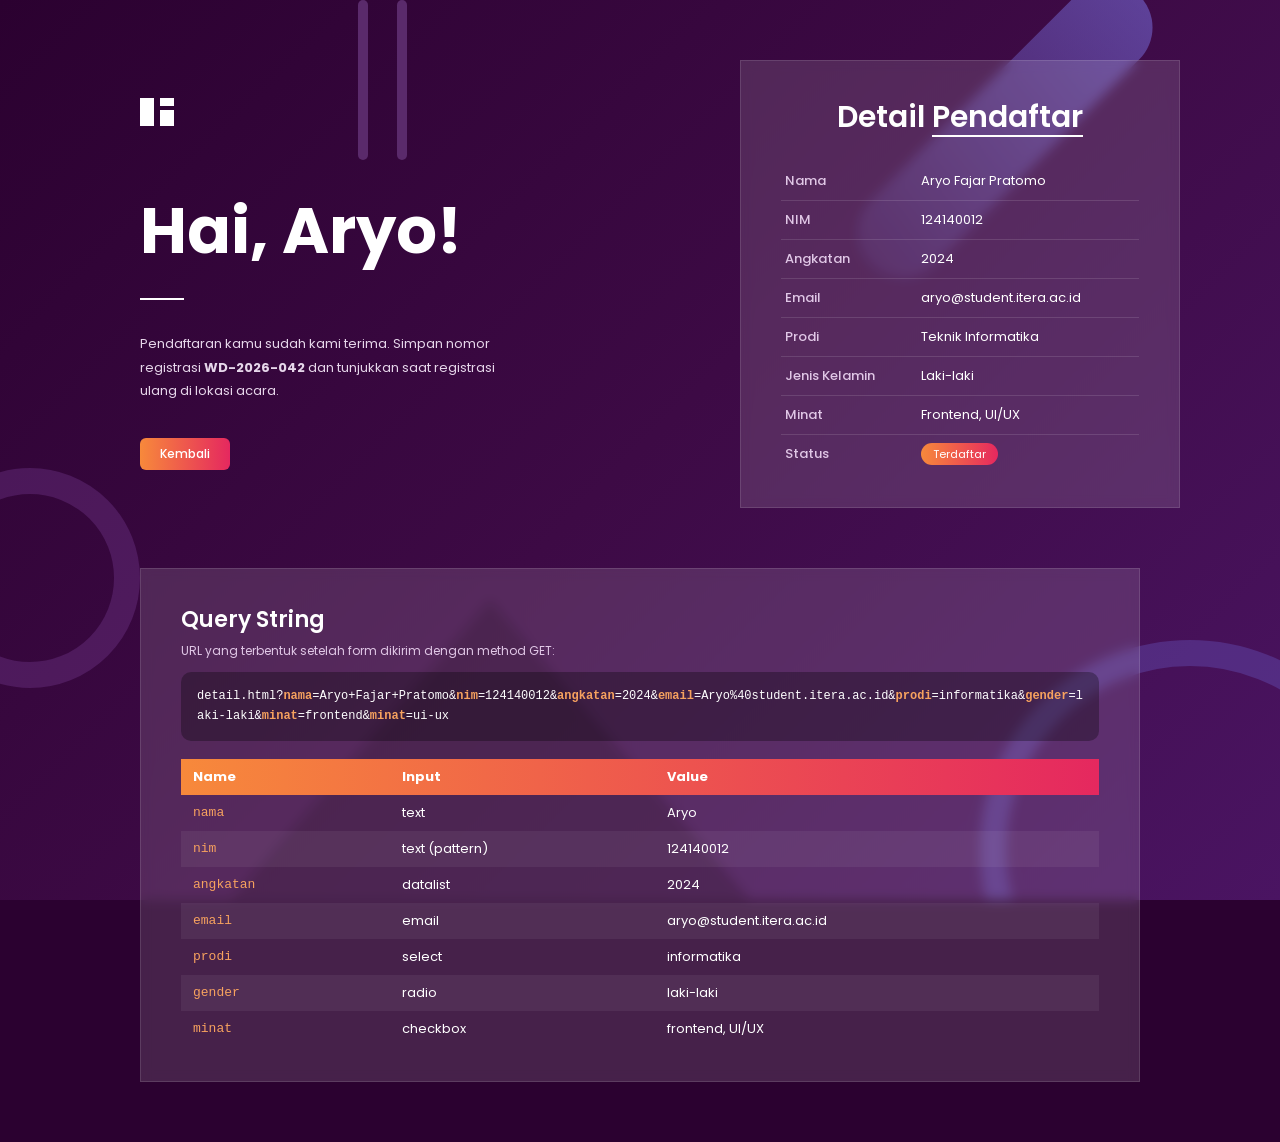
<file: Task3-PAW/detail.html>
<!DOCTYPE html>
<html lang="id">
<head>
  <meta charset="UTF-8">
  <meta name="viewport" content="width=device-width, initial-scale=1.0">
  <title>Detail Pendaftar</title>
  <link rel="preconnect" href="https://fonts.googleapis.com">
  <link href="https://fonts.googleapis.com/css2?family=Poppins:wght@400;500;600;700&display=swap" rel="stylesheet">
  <link rel="stylesheet" href="style.css">
</head>
<body>

  <div class="bg">
    <div class="shape bar bar-1"></div>
    <div class="shape bar bar-2"></div>
    <div class="shape ring ring-1"></div>
    <div class="shape ring ring-2"></div>
    <div class="shape pill"></div>
    <div class="shape triangle"></div>
  </div>

  <main class="wrapper wrapper-top">

    <section class="intro">
      <div class="logo"><span></span><span></span></div>

      <h1>Hai, Aryo!</h1>
      <hr class="line">
      <p>
        Pendaftaran kamu sudah kami terima. Simpan nomor registrasi
        <b>WD-2026-042</b> dan tunjukkan saat registrasi ulang di lokasi acara.
      </p>
      <a href="index.html" class="btn btn-small">Kembali</a>
    </section>

    <section class="card card-wide">
      <h2 class="card-title">Detail <u>Pendaftar</u></h2>

      <table class="data">
        <tr><th>Nama</th><td>Aryo Fajar Pratomo</td></tr>
        <tr><th>NIM</th><td>124140012</td></tr>
        <tr><th>Angkatan</th><td>2024</td></tr>
        <tr><th>Email</th><td>aryo@student.itera.ac.id</td></tr>
        <tr><th>Prodi</th><td>Teknik Informatika</td></tr>
        <tr><th>Jenis Kelamin</th><td>Laki-laki</td></tr>
        <tr><th>Minat</th><td>Frontend, UI/UX</td></tr>
        <tr><th>Status</th><td><span class="badge">Terdaftar</span></td></tr>
      </table>
    </section>

  </main>

  <!-- desain query string dari form pendaftaran -->
  <section class="wrapper wrapper-bottom">
    <div class="card card-full">
      <h2 class="card-title small">Query String</h2>
      <p class="note">URL yang terbentuk setelah form dikirim dengan method GET:</p>
      <code class="url">detail.html?<b>nama</b>=Aryo+Fajar+Pratomo&amp;<b>nim</b>=124140012&amp;<b>angkatan</b>=2024&amp;<b>email</b>=Aryo%40student.itera.ac.id&amp;<b>prodi</b>=informatika&amp;<b>gender</b>=laki-laki&amp;<b>minat</b>=frontend&amp;<b>minat</b>=ui-ux</code>

      <table class="qs">
        <thead>
          <tr><th>Name</th><th>Input</th><th>Value</th></tr>
        </thead>
        <tbody>
          <tr><td>nama</td><td>text</td><td>Aryo</td></tr>
          <tr><td>nim</td><td>text (pattern)</td><td>124140012</td></tr>
          <tr><td>angkatan</td><td>datalist</td><td>2024</td></tr>
          <tr><td>email</td><td>email</td><td>aryo@student.itera.ac.id</td></tr>
          <tr><td>prodi</td><td>select</td><td>informatika</td></tr>
          <tr><td>gender</td><td>radio</td><td>laki-laki</td></tr>
          <tr><td>minat</td><td>checkbox</td><td>frontend, UI/UX</td></tr>
        </tbody>
      </table>
    </div>
  </section>

</body>
</html>
</file>
<file: Task3-PAW/style.css>
* {
  margin: 0;
  padding: 0;
  box-sizing: border-box;
}

body {
  font-family: "Poppins", sans-serif;
  color: #fff;
  min-height: 100vh;
  background: #2b0130;
}

/* ---------- ornamen background ---------- */
.bg {
  position: fixed;
  inset: 0;
  z-index: 0;
  overflow: hidden;
  background: linear-gradient(135deg, #2b0130 0%, #3d0a45 50%, #4a1462 100%);
}

.shape {
  position: absolute;
  z-index: 0;
  pointer-events: none;
}

.bar {
  width: 10px;
  height: 160px;
  border-radius: 10px;
  background: #5a2a6b;
  top: 0;
}
.bar-1 { left: 28%; }
.bar-2 { left: 31%; height: 160px; }

.ring {
  border: 26px solid rgba(108, 92, 200, 0.35);
  border-radius: 50%;
}
.ring-1 {
  width: 420px;
  height: 420px;
  right: -120px;
  bottom: -160px;
}
.ring-2 {
  width: 220px;
  height: 220px;
  left: -80px;
  top: 52%;
  border-color: rgba(120, 60, 150, 0.35);
}

.pill {
  width: 90px;
  height: 380px;
  border-radius: 50px;
  background: linear-gradient(180deg, rgba(120, 110, 220, 0.55), rgba(120, 110, 220, 0.1));
  transform: rotate(45deg);
  right: 18%;
  top: -60px;
}

.triangle {
  width: 520px;
  height: 300px;
  left: 18%;
  bottom: 0;
  background: rgba(40, 0, 45, 0.55);
  clip-path: polygon(50% 0, 100% 100%, 0 100%);
}

/* ---------- layout utama ---------- */
.wrapper {
  position: relative;
  z-index: 1;
  max-width: 1080px;
  min-height: 100vh;
  margin: 0 auto;
  padding: 60px 40px;
  display: grid;
  grid-template-columns: 1fr 400px;
  align-items: center;
  gap: 60px;
}

.wrapper-top {
  min-height: auto;
}

.wrapper-bottom {
  min-height: auto;
  padding-top: 0;
  grid-template-columns: 1fr;
}

/* ---------- bagian kiri ---------- */
.logo {
  display: flex;
  gap: 6px;
  margin-bottom: 70px;
}
.logo span {
  width: 14px;
  height: 28px;
  background: #fff;
}
.logo span:last-child {
  border-top: 8px solid #fff;
  background: transparent;
  border-left: 0;
  box-shadow: inset 0 -16px 0 #fff;
}

.intro h1 {
  font-size: 64px;
  font-weight: 700;
  line-height: 1.1;
}

.line {
  width: 44px;
  border: none;
  border-top: 2px solid #fff;
  margin: 32px 0;
}

.intro p {
  max-width: 380px;
  font-size: 13px;
  line-height: 1.8;
  color: #e6d6ea;
  margin-bottom: 36px;
}

/* ---------- tombol ---------- */
.btn {
  display: inline-block;
  width: 100%;
  padding: 10px;
  margin-top: 26px;
  border: none;
  border-radius: 20px;
  background: linear-gradient(90deg, #f7893b, #e5285f);
  color: #fff;
  font-family: inherit;
  font-weight: 600;
  font-size: 14px;
  text-align: center;
  text-decoration: none;
  cursor: pointer;
  transition: opacity 0.2s, transform 0.2s;
}

.btn:hover {
  opacity: 0.9;
  transform: translateY(-2px);
}

.btn-small {
  width: auto;
  margin-top: 0;
  padding: 7px 20px;
  border-radius: 6px;
  font-size: 12px;
  font-weight: 500;
}

/* ---------- card / box kaca ---------- */
.card {
  background: rgba(255, 255, 255, 0.13);
  backdrop-filter: blur(6px);
  border: 1px solid rgba(255, 255, 255, 0.12);
  padding: 34px 40px;
}

.card-wide { width: 440px; }
.card-full { width: 100%; }

.card-title {
  text-align: center;
  font-size: 30px;
  font-weight: 600;
  margin-bottom: 22px;
}
.card-title u {
  text-underline-offset: 8px;
  text-decoration-thickness: 2px;
}
.card-title.small {
  text-align: left;
  font-size: 22px;
  margin-bottom: 6px;
}

/* ---------- form ---------- */
#form-daftar label,
#form-daftar .label {
  display: block;
  font-size: 13px;
  font-weight: 600;
  margin: 12px 0 6px;
}

input[type="text"],
input[type="email"],
input:not([type]),
select {
  width: 100%;
  padding: 8px 16px;
  border: none;
  border-radius: 20px;
  background: rgba(255, 255, 255, 0.18);
  color: #fff;
  font-family: inherit;
  font-size: 12px;
  outline: none;
  transition: background 0.2s;
}

input::placeholder { color: rgba(255, 255, 255, 0.55); }

input:focus,
select:focus {
  background: rgba(255, 255, 255, 0.28);
}

select option { color: #333; }

.row {
  display: grid;
  grid-template-columns: 1fr 1fr;
  gap: 12px;
}

.options {
  display: flex;
  flex-wrap: wrap;
  gap: 14px;
}

#form-daftar .options label {
  display: flex;
  align-items: center;
  gap: 6px;
  margin: 0;
  font-weight: 400;
  font-size: 12px;
  cursor: pointer;
}

input[type="radio"],
input[type="checkbox"] {
  accent-color: #e5285f;
}

/* ---------- tabel ---------- */
table {
  width: 100%;
  border-collapse: collapse;
  font-size: 13px;
}

.data th,
.data td {
  padding: 9px 4px;
  text-align: left;
  border-bottom: 1px solid rgba(255, 255, 255, 0.12);
}

.data th {
  width: 38%;
  font-weight: 500;
  color: #e0c7e6;
}

.data tr:last-child th,
.data tr:last-child td {
  border-bottom: none;
}

.data tr:hover td {
  color: #f7a25f;
}

.badge {
  padding: 3px 12px;
  border-radius: 20px;
  font-size: 11px;
  background: linear-gradient(90deg, #f7893b, #e5285f);
}

.note {
  font-size: 12px;
  color: #e0c7e6;
  margin-bottom: 12px;
}

.url {
  display: block;
  padding: 14px 16px;
  margin-bottom: 18px;
  border-radius: 10px;
  background: rgba(0, 0, 0, 0.3);
  font-family: Consolas, monospace;
  font-size: 12px;
  line-height: 1.7;
  word-break: break-all;
}

.url b { color: #f7a25f; }

.qs thead tr {
  background: linear-gradient(90deg, #f7893b, #e5285f);
}

.qs th,
.qs td {
  padding: 8px 12px;
  text-align: left;
}

.qs tbody tr:nth-child(even) {
  background: rgba(255, 255, 255, 0.06);
}

.qs tbody tr:hover {
  background: rgba(255, 255, 255, 0.14);
}

.qs td:first-child {
  font-family: Consolas, monospace;
  color: #f7a25f;
}

/* ---------- responsive ---------- */
@media (max-width: 860px) {
  .wrapper {
    grid-template-columns: 1fr;
    padding: 40px 20px;
    gap: 40px;
  }

  .card-wide { width: 100%; }

  .intro h1 { font-size: 46px; }

  .logo { margin-bottom: 40px; }
}
</file>
